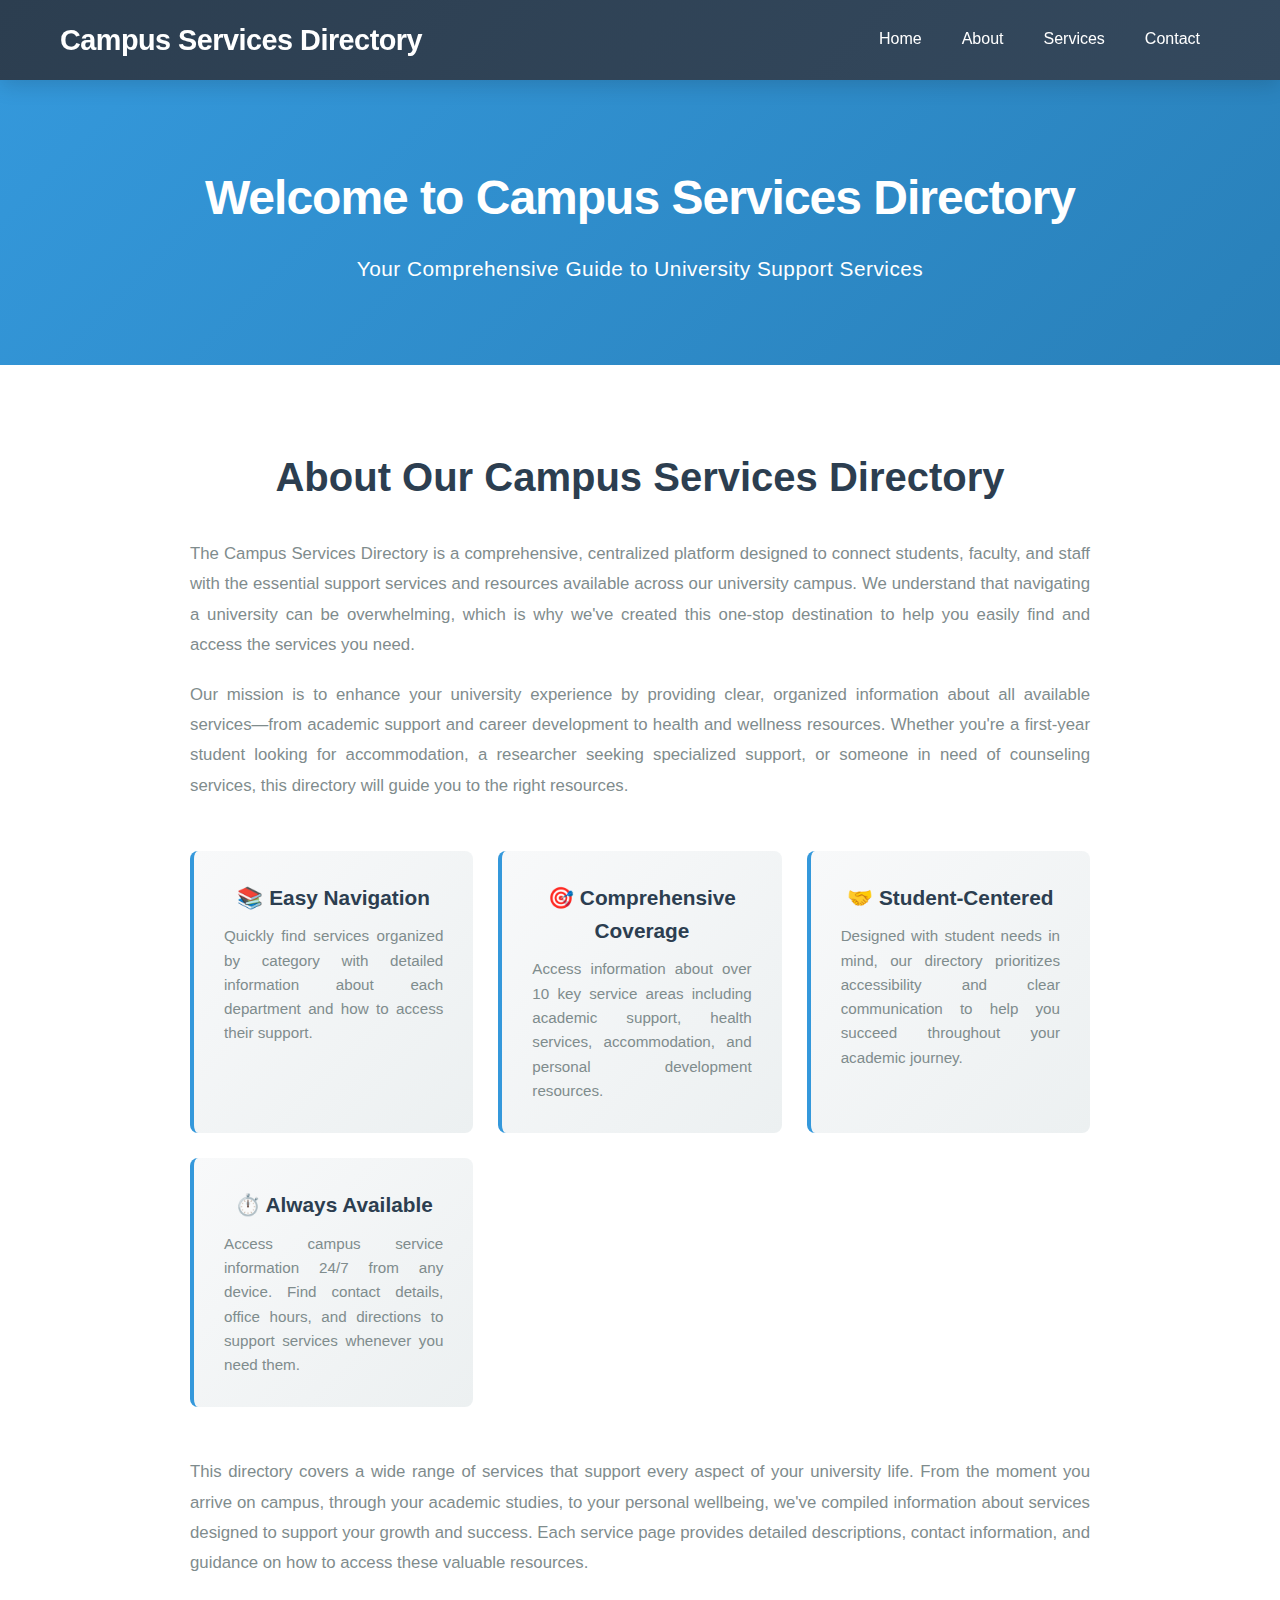
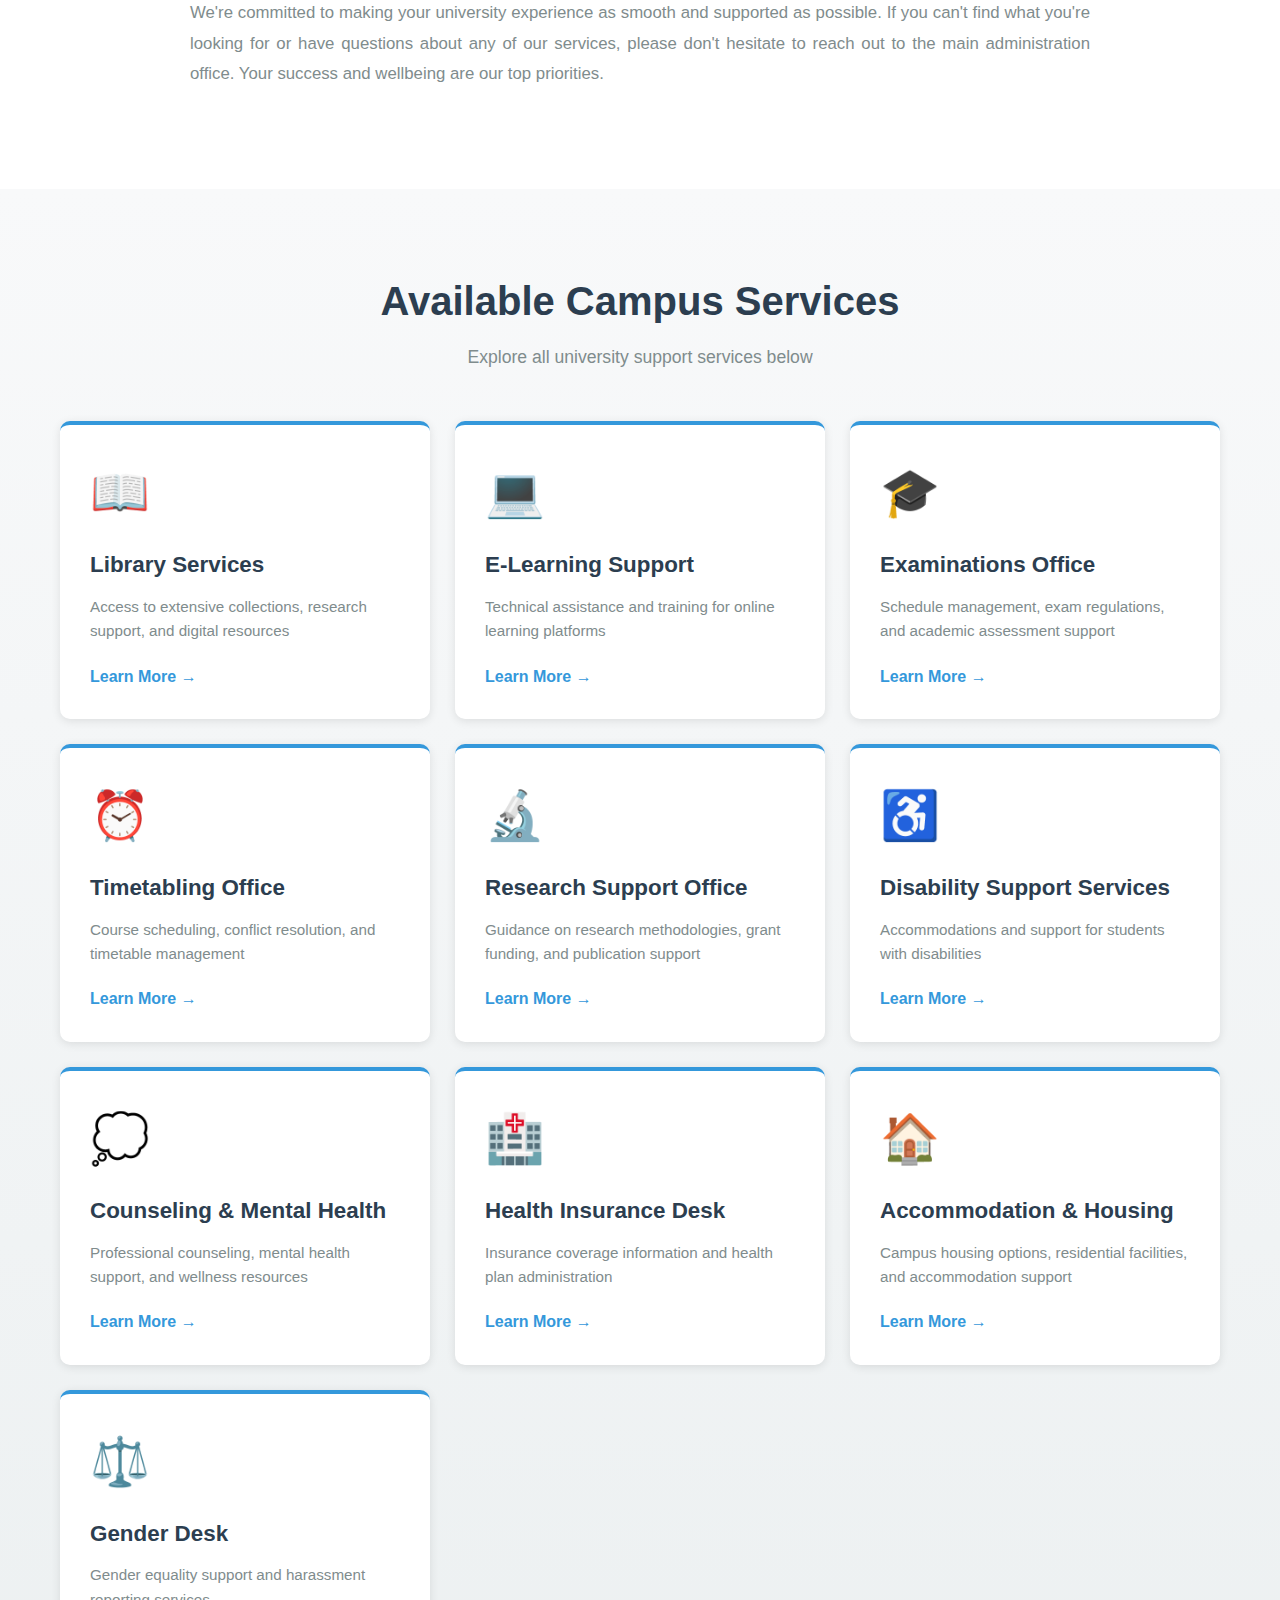
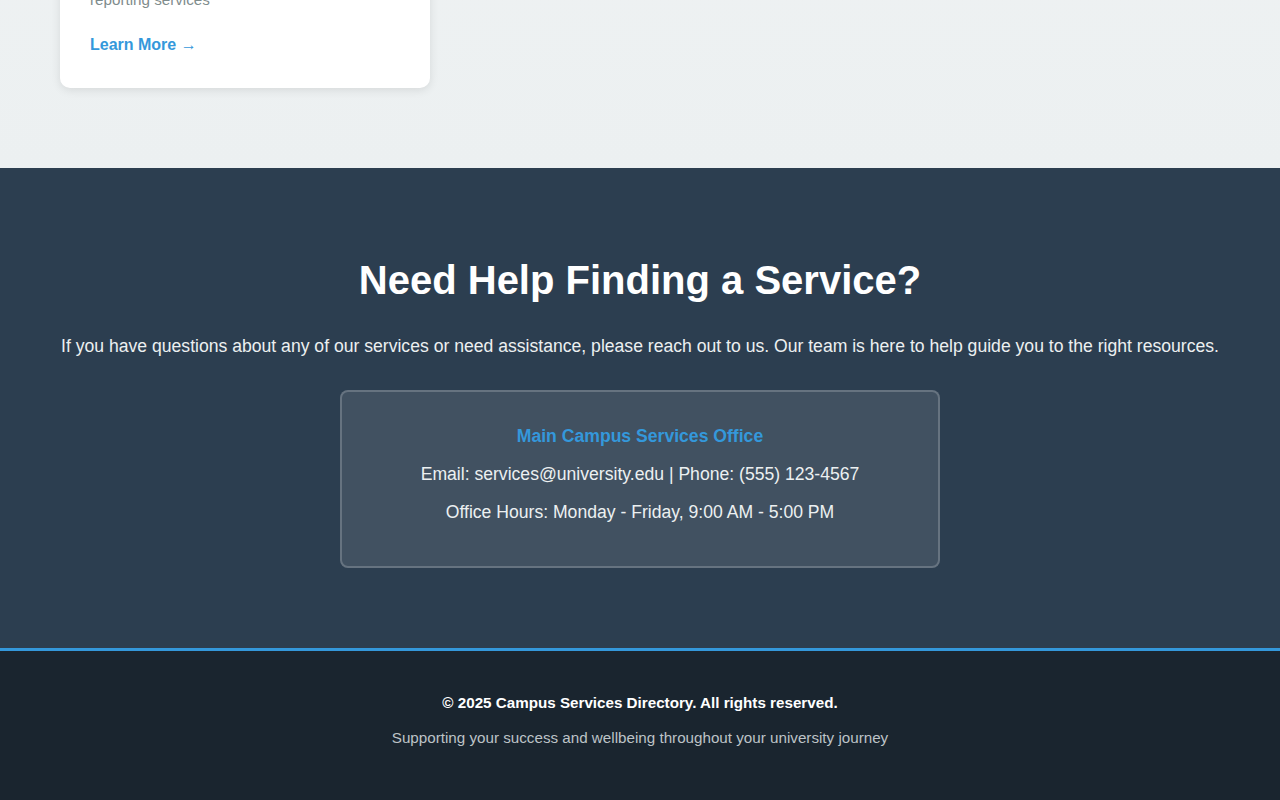
<file: index.html>
<!DOCTYPE html>
<html lang="en">
<head>
    <meta charset="UTF-8">
    <meta name="viewport" content="width=device-width, initial-scale=1.0">
    <title>Campus Services Directory - Your Guide to University Support</title>
    <link rel="stylesheet" href="css/style.css">
</head>
<body>

<!-- Navigation Header -->
<header class="navbar">
    <div class="header-container">
        <div class="logo">
            <h1>Campus Services Directory</h1>
        </div>
        <nav class="navigation">
            <ul class="nav-links">
                <li><a href="#home" class="nav-item">Home</a></li>
                <li><a href="#about" class="nav-item">About</a></li>
                <li><a href="#services" class="nav-item">Services</a></li>
                <li><a href="#contact" class="nav-item">Contact</a></li>
            </ul>
        </nav>
    </div>
</header>

<!-- Hero Section -->
<section class="hero">
    <div class="hero-content">
        <h2>Welcome to Campus Services Directory</h2>
        <p>Your Comprehensive Guide to University Support Services</p>
    </div>
</section>

<!-- About Section -->
<section id="about" class="about-section">
    <div class="container">
        <h2>About Our Campus Services Directory</h2>
        <div class="about-content">
            <p>The Campus Services Directory is a comprehensive, centralized platform designed to connect students, faculty, and staff with the essential support services and resources available across our university campus. We understand that navigating a university can be overwhelming, which is why we've created this one-stop destination to help you easily find and access the services you need.</p>
            
            <p>Our mission is to enhance your university experience by providing clear, organized information about all available services—from academic support and career development to health and wellness resources. Whether you're a first-year student looking for accommodation, a researcher seeking specialized support, or someone in need of counseling services, this directory will guide you to the right resources.</p>
            
            <div class="about-features">
                <div class="feature">
                    <h3>📚 Easy Navigation</h3>
                    <p>Quickly find services organized by category with detailed information about each department and how to access their support.</p>
                </div>
                <div class="feature">
                    <h3>🎯 Comprehensive Coverage</h3>
                    <p>Access information about over 10 key service areas including academic support, health services, accommodation, and personal development resources.</p>
                </div>
                <div class="feature">
                    <h3>🤝 Student-Centered</h3>
                    <p>Designed with student needs in mind, our directory prioritizes accessibility and clear communication to help you succeed throughout your academic journey.</p>
                </div>
                <div class="feature">
                    <h3>⏱️ Always Available</h3>
                    <p>Access campus service information 24/7 from any device. Find contact details, office hours, and directions to support services whenever you need them.</p>
                </div>
            </div>
            
            <p>This directory covers a wide range of services that support every aspect of your university life. From the moment you arrive on campus, through your academic studies, to your personal wellbeing, we've compiled information about services designed to support your growth and success. Each service page provides detailed descriptions, contact information, and guidance on how to access these valuable resources.</p>
            
            <p>We're committed to making your university experience as smooth and supported as possible. If you can't find what you're looking for or have questions about any of our services, please don't hesitate to reach out to the main administration office. Your success and wellbeing are our top priorities.</p>
        </div>
    </div>
</section>

<!-- Services Section -->
<section id="services" class="services-section">
    <div class="container">
        <h2>Available Campus Services</h2>
        <p class="section-subtitle">Explore all university support services below</p>
        
        <div class="services-grid">
            <div class="service-card">
                <div class="service-icon">📖</div>
                <h3>Library Services</h3>
                <p>Access to extensive collections, research support, and digital resources</p>
                <a href="services/library.html" class="service-link">Learn More →</a>
            </div>
            
            <div class="service-card">
                <div class="service-icon">💻</div>
                <h3>E-Learning Support</h3>
                <p>Technical assistance and training for online learning platforms</p>
                <a href="services/elearning.html" class="service-link">Learn More →</a>
            </div>
            
            <div class="service-card">
                <div class="service-icon">🎓</div>
                <h3>Examinations Office</h3>
                <p>Schedule management, exam regulations, and academic assessment support</p>
                <a href="services/examinations.html" class="service-link">Learn More →</a>
            </div>
            
            <div class="service-card">
                <div class="service-icon">⏰</div>
                <h3>Timetabling Office</h3>
                <p>Course scheduling, conflict resolution, and timetable management</p>
                <a href="services/timetabling.html" class="service-link">Learn More →</a>
            </div>
            
            <div class="service-card">
                <div class="service-icon">🔬</div>
                <h3>Research Support Office</h3>
                <p>Guidance on research methodologies, grant funding, and publication support</p>
                <a href="services/research.html" class="service-link">Learn More →</a>
            </div>
            
            <div class="service-card">
                <div class="service-icon">♿</div>
                <h3>Disability Support Services</h3>
                <p>Accommodations and support for students with disabilities</p>
                <a href="services/disability.html" class="service-link">Learn More →</a>
            </div>
            
            <div class="service-card">
                <div class="service-icon">💭</div>
                <h3>Counseling & Mental Health</h3>
                <p>Professional counseling, mental health support, and wellness resources</p>
                <a href="services/counseling.html" class="service-link">Learn More →</a>
            </div>
            
            <div class="service-card">
                <div class="service-icon">🏥</div>
                <h3>Health Insurance Desk</h3>
                <p>Insurance coverage information and health plan administration</p>
                <a href="services/insurance.html" class="service-link">Learn More →</a>
            </div>
            
            <div class="service-card">
                <div class="service-icon">🏠</div>
                <h3>Accommodation & Housing</h3>
                <p>Campus housing options, residential facilities, and accommodation support</p>
                <a href="services/accommodation.html" class="service-link">Learn More →</a>
            </div>
            
            <div class="service-card">
                <div class="service-icon">⚖️</div>
                <h3>Gender Desk</h3>
                <p>Gender equality support and harassment reporting services</p>
                <a href="services/gender-desk.html" class="service-link">Learn More →</a>
            </div>
        </div>
    </div>
</section>

<!-- Contact Section -->
<section id="contact" class="contact-section">
    <div class="container">
        <h2>Need Help Finding a Service?</h2>
        <p>If you have questions about any of our services or need assistance, please reach out to us. Our team is here to help guide you to the right resources.</p>
        <div class="contact-info">
            <p><strong>Main Campus Services Office</strong></p>
            <p>Email: services@university.edu | Phone: (555) 123-4567</p>
            <p>Office Hours: Monday - Friday, 9:00 AM - 5:00 PM</p>
        </div>
    </div>
</section>

<!-- Footer -->
<footer class="footer">
    <div class="container">
        <p>&copy; 2025 Campus Services Directory. All rights reserved.</p>
        <p>Supporting your success and wellbeing throughout your university journey</p>
    </div>
</footer>

</body>
</html>
</file>
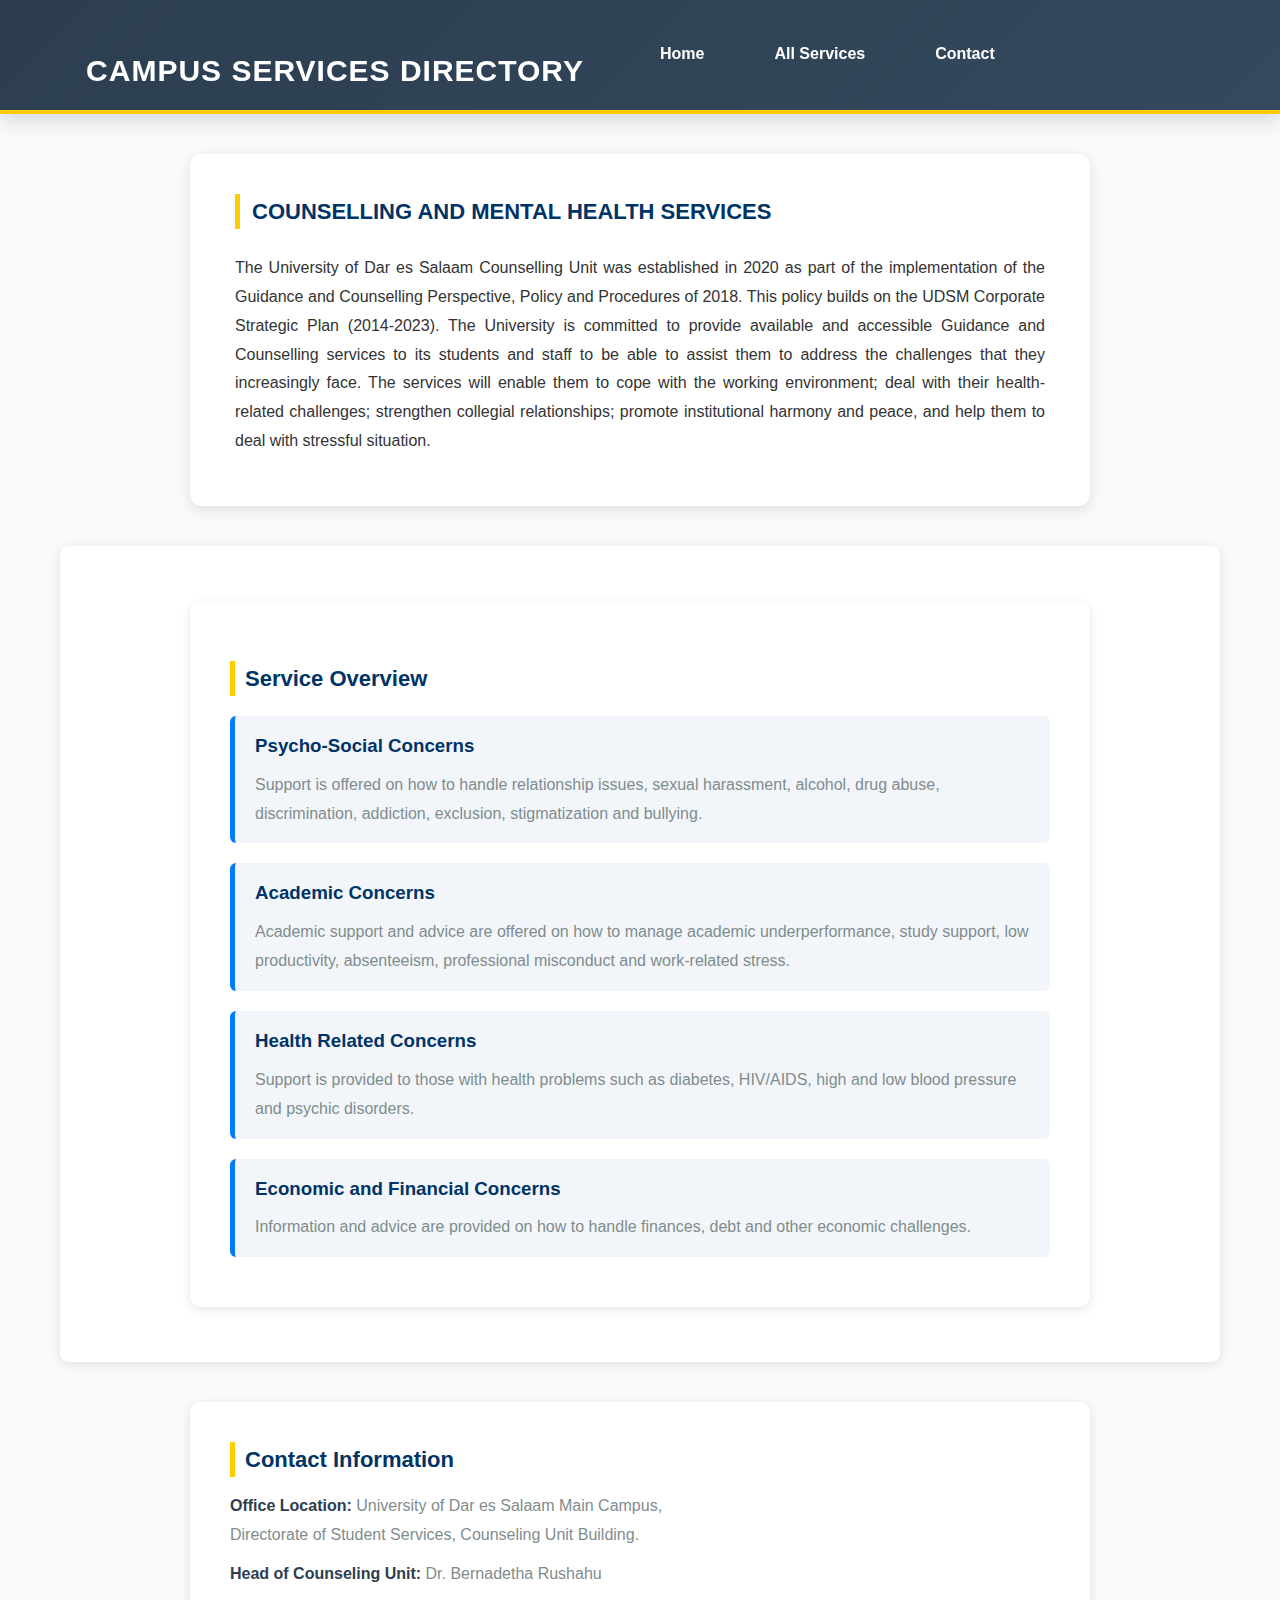
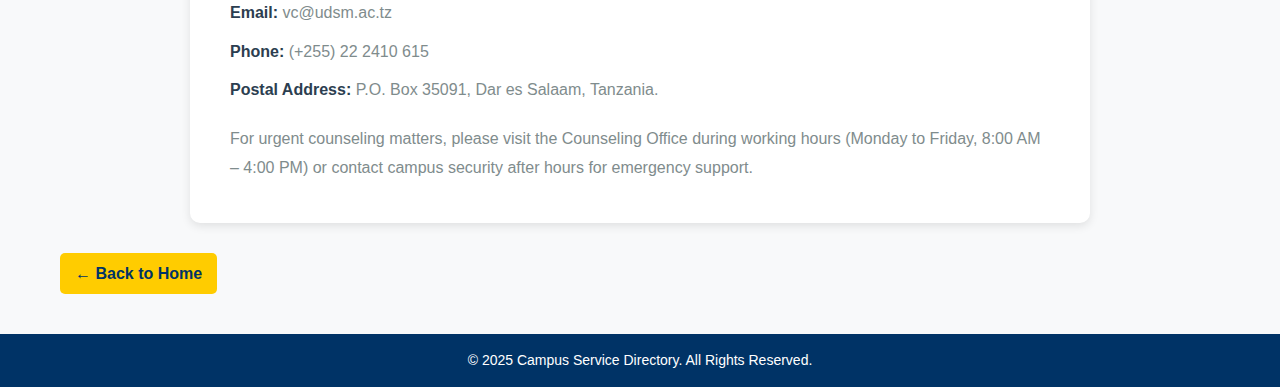
<file: services/counseling.html>
<!DOCTYPE html>
<html lang="en">
<head>
    <meta charset="UTF-8">
    <meta name="viewport" content="width=device-width, initial-scale=1.0">
    <title>Counselling & Mental Health Services</title>
    <link rel="stylesheet" href="../css/style.css">
</head>
<body>

<header class="navbar" style="background-color:#003366; color:#fff; padding:15px 0; border-bottom:4px solid #ffcc00;">
    <div class="header-container" style="display:flex; justify-content:space-between; align-items:flex-end; max-width:1600px; margin:auto; padding:0 30px;height:80px">
        
        <div class="logo" style="flex:1; text-align:center;">
            <h1 style="margin:0; font-size:30px; letter-spacing:1px;">CAMPUS SERVICES DIRECTORY</h1>
        </div>

        <nav class="navigation" style="flex:1;align-items:left">
            <ul class="nav-links" style="list-style:none; margin:0; padding:0; display:flex; justify-content:center; gap:30px;padding-bottom:15px;">
                <li><a href="../index.html" class="nav-item" style="color:#fff; text-decoration:none;font-weight:bold; font-size:16px;">Home</a></li>
                <li><a href="../index.html#services" class="nav-item" style="color:#fff;text-decoration:none;font-weight:bold; font-size:16px;">All Services</a></li>
                <li><a href="../index.html#contact" class="nav-item" style="color:#fff; text-decoration:none; font-weight:bold; font-size:16px;">Contact</a></li>
            </ul>
        </nav>
        
    </div>
</header>


<div class="container">
    <section style="max-width:900px; margin:40px auto; background:#fff; padding:40px 45px; border-radius:12px; box-shadow:0 4px 12px rgba(0,0,0,0.1);">
    <h2 style="color:#003366; text-transform:uppercase; border-left:5px solid #ffcc00; padding-left:12px; font-size:22px; margin-bottom:25px;">
        Counselling and Mental Health Services
    </h2>

    <p style="font-size:16px; color:#333; text-align:justify; line-height:1.8; margin-bottom:10px;">
        The University of Dar es Salaam Counselling Unit was established in 2020 as part of the implementation of the Guidance and Counselling Perspective, Policy and Procedures of 2018. This policy builds on the UDSM Corporate Strategic Plan (2014-2023). The University is committed to provide available and accessible Guidance and Counselling services to its students and staff to be able to assist them to address the challenges that they increasingly face. The services will enable them to cope with the working environment; deal with their health-related challenges; strengthen collegial relationships; promote institutional harmony and peace, and help them to deal with stressful situation.
    </p>
</section>

    <section>

        <section style="max-width:900px; margin:30px auto; background:#fff; padding:30px 40px; border-radius:10px; box-shadow:0 3px 10px rgba(0,0,0,0.1);">
        <h2 style="color:#003366; border-left:5px solid #ffcc00; padding-left:10px; margin-top:30px; font-size:22px;">Service Overview</h2>

        <div style="background-color:#f2f6fa; border-left:5px solid #007bff; margin:20px 0; padding:15px 20px; border-radius:6px;">
            <h3 style="margin-top:0; color:#003366;">Psycho-Social Concerns</h3>
            <p style="margin:10px 0 0;">Support is offered on how to handle relationship issues, sexual harassment, alcohol, drug abuse, discrimination, addiction, exclusion, stigmatization and bullying.</p>
        </div>

        <div style="background-color:#f2f6fa; border-left:5px solid #007bff; margin:20px 0; padding:15px 20px; border-radius:6px;">
            <h3 style="margin-top:0; color:#003366;">Academic Concerns</h3>
            <p style="margin:10px 0 0;">Academic support and advice are offered on how to manage academic underperformance, study support, low productivity, absenteeism, professional misconduct and work-related stress.</p>
        </div>

        <div style="background-color:#f2f6fa; border-left:5px solid #007bff; margin:20px 0; padding:15px 20px; border-radius:6px;">
            <h3 style="margin-top:0; color:#003366;">Health Related Concerns</h3>
            <p style="margin:10px 0 0;">Support is provided to those with health problems such as diabetes, HIV/AIDS, high and low blood pressure and psychic disorders.</p>
        </div>

        <div style="background-color:#f2f6fa; border-left:5px solid #007bff; margin:20px 0; padding:15px 20px; border-radius:6px;">
            <h3 style="margin-top:0; color:#003366;">Economic and Financial Concerns</h3>
            <p style="margin:10px 0 0;">Information and advice are provided on how to handle finances, debt and other economic challenges.</p>
        </div>
    </section>

        
    </section>



    <section style="max-width:900px; margin:30px auto; background:#fff; padding:30px 40px; border-radius:10px; box-shadow:0 3px 10px rgba(0,0,0,0.1);">
    <h2 style="color:#003366; border-left:5px solid #ffcc00; padding-left:10px; margin-top:10px; font-size:22px;">Contact Information</h2>

    <p style="font-size:16px; margin-bottom:10px;">
        <strong>Office Location:</strong> University of Dar es Salaam Main Campus,<br>
        Directorate of Student Services, Counseling Unit Building.
    </p>

    <p style="font-size:16px; margin-bottom:10px;">
        <strong>Head of Counseling Unit:</strong> Dr. Bernadetha Rushahu
    </p>

    <p style="font-size:16px; margin-bottom:10px;">
        <strong>Email:</strong> vc@udsm.ac.tz
    </p>

    <p style="font-size:16px; margin-bottom:10px;">
        <strong>Phone:</strong> (+255) 22 2410 615
    </p>

    <p style="font-size:16px; margin-bottom:10px;">
        <strong>Postal Address:</strong> P.O. Box 35091, Dar es Salaam, Tanzania.
    </p>

    <p style="font-size:16px; margin-top:20px;">
        For urgent counseling matters, please visit the Counseling Office during working hours (Monday to Friday, 8:00 AM – 4:00 PM) or contact campus security after hours for emergency support.
    </p>
</section>



   <a href="../index.html" class="service-link" 
   style="display:inline-block; color:#003366; background-color:#ffcc00; padding:8px 15px; text-decoration:none; font-weight:bold; border-radius:5px; font-size:16px; transition:0.3s;">
   ← Back to Home
</a>

</div>

<footer style="text-align:center; background-color:#003366; color:#fff; padding:15px; margin-top:40px; font-size:14px;">
        <p style="margin:0;">© 2025 Campus Service Directory. All Rights Reserved.</p>
    </footer>

</body>
</html>
</file>
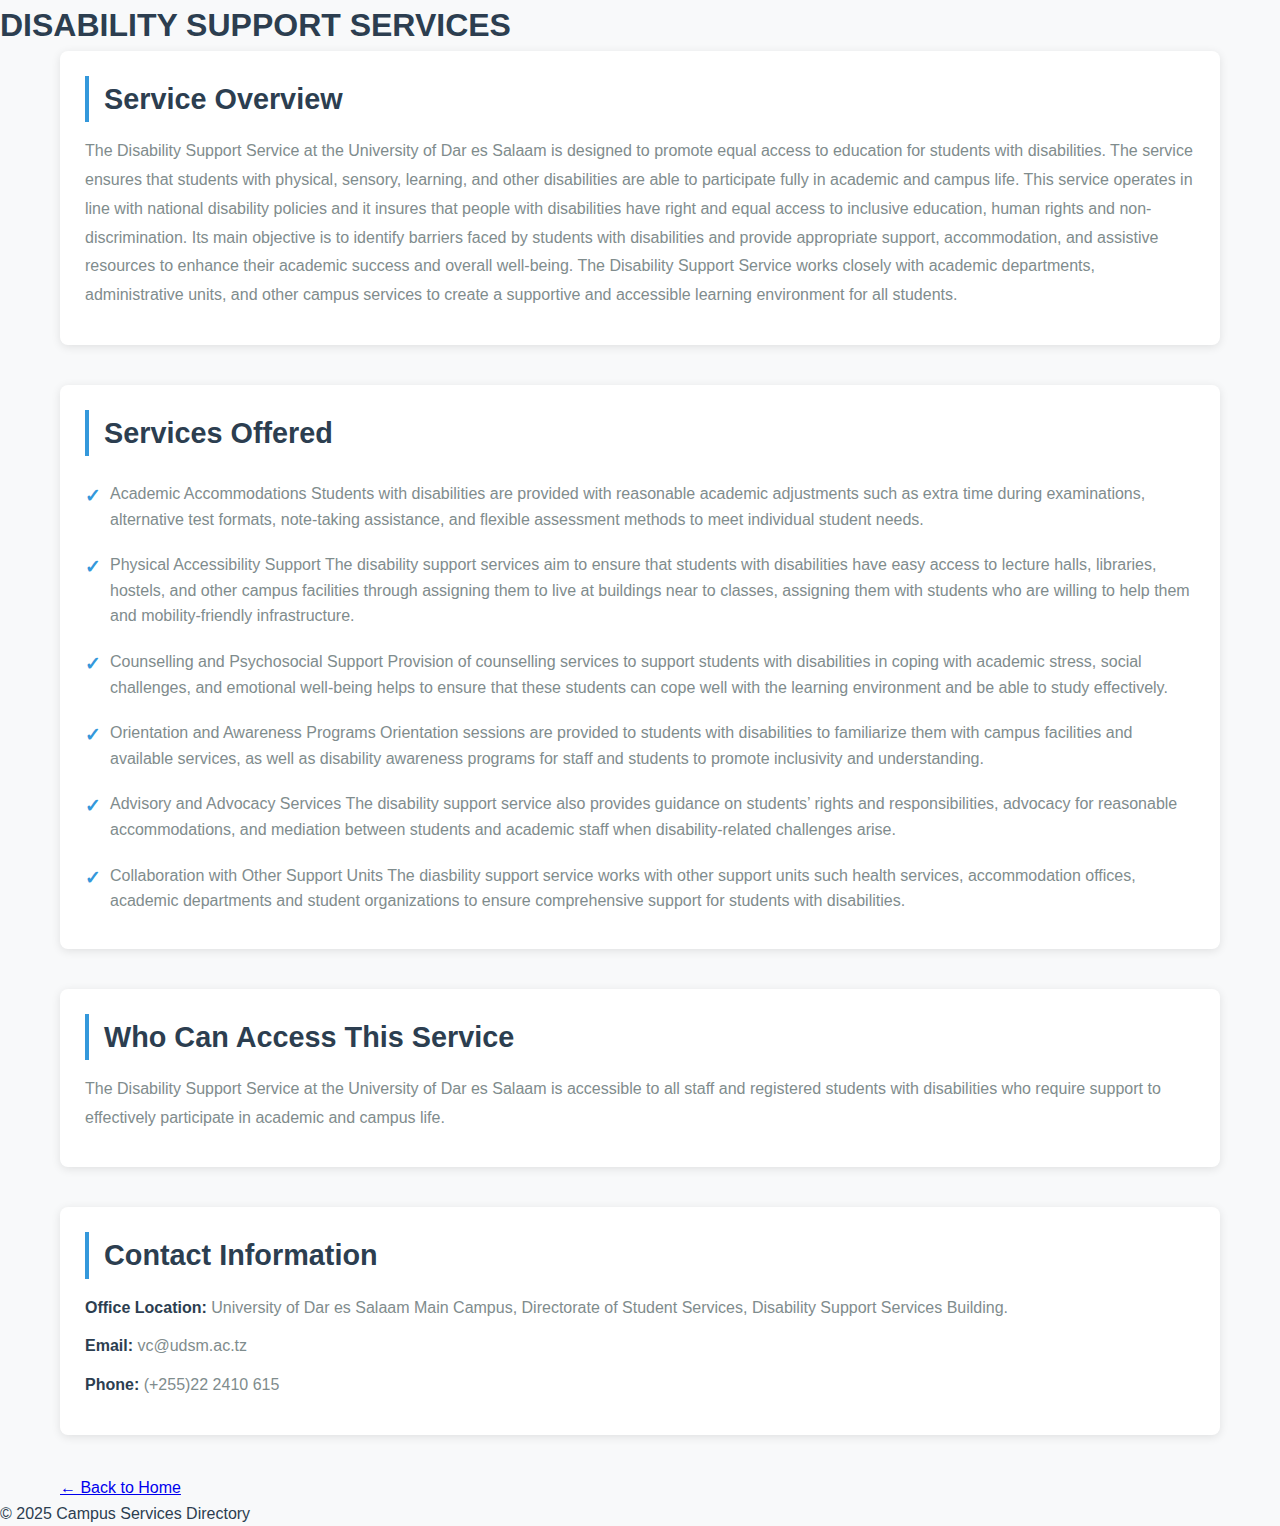
<file: services/disability.html>
<!DOCTYPE html> 
<html lang="en"> 
<head> 
<meta charset="UTF-8"> 
    <meta name="viewport" content="width=device-width, initial-scale=1.0">
<title>SERVICE NAME</title> 
<link rel="stylesheet" href="../css/style.css">
</head> 
<body> 
<header> 
<h1>DISABILITY SUPPORT SERVICES</h1> 
</header> 
<div class="container"> 
<section> 
<h2>Service Overview</h2> 
<p> 
    The Disability Support Service at the University of Dar es Salaam is designed to promote equal access to education for students with disabilities. The service ensures that students with physical, sensory, learning, and other disabilities are able to participate fully in academic and campus life.

    This service operates in line with national disability policies and it insures that people with disabilities have right and equal access to inclusive education, human rights and non-discrimination. Its main objective is to identify barriers faced by students with disabilities and provide appropriate support, accommodation, and assistive resources to enhance their academic success and overall well-being.
    
    The Disability Support Service works closely with academic departments, administrative units, and other campus services to create a supportive and accessible learning environment for all students.
</p> 
</section> 
<section> 
<h2>Services Offered</h2> 
<ul> 
<li>Academic Accommodations
    Students with disabilities are provided with reasonable academic adjustments such as extra time during examinations, alternative test formats, note-taking assistance, and flexible assessment methods to meet individual student needs.</li> 
<li>Physical Accessibility Support
    The disability support services aim to ensure that students with disabilities have easy access to lecture halls, libraries, hostels, and other campus facilities through assigning them to live at buildings near to classes, assigning them with students who are willing to help them and mobility-friendly infrastructure.</li> 
<li>Counselling and Psychosocial Support
    Provision of counselling services to support students with disabilities in coping with academic stress, social challenges, and emotional well-being helps to ensure that these students can cope well with the learning environment and be able to study effectively.</li> 
<li>Orientation and Awareness Programs
    Orientation sessions are provided to students with disabilities to familiarize them with campus facilities and available services, as well as disability awareness programs for staff and students to promote inclusivity and understanding.</li>
<li>Advisory and Advocacy Services
    The disability support service also provides guidance on students’ rights and responsibilities, advocacy for reasonable accommodations, and mediation between students and academic staff when disability-related challenges arise.</li>    
<li>Collaboration with Other Support Units
    The diasbility support service works with other support units such health services, accommodation offices, academic departments and student organizations to ensure comprehensive support for students with disabilities.</li>
</ul> 
</section> 
<section> 
<h2>Who Can Access This Service</h2> 
<p> 
    The Disability Support Service at the University of Dar es Salaam is accessible to all staff and registered students with disabilities who require support to effectively participate in academic and campus life.
</p> 
</section> 
<section> 
<h2>Contact Information</h2> 
<p><strong>Office Location:</strong>  University of Dar es Salaam Main Campus,
    Directorate of Student Services, Disability Support Services Building.</p> 
<p><strong>Email:</strong>  vc@udsm.ac.tz</p> 
<p><strong>Phone:</strong>  (+255)22 2410 615</p> 
</section> 
<a href="../index.html">← Back to Home</a> 
</div> 
<footer> 
<p>&copy; 2025 Campus Services Directory</p> 
</footer> 
</body> 
</html>
</file>
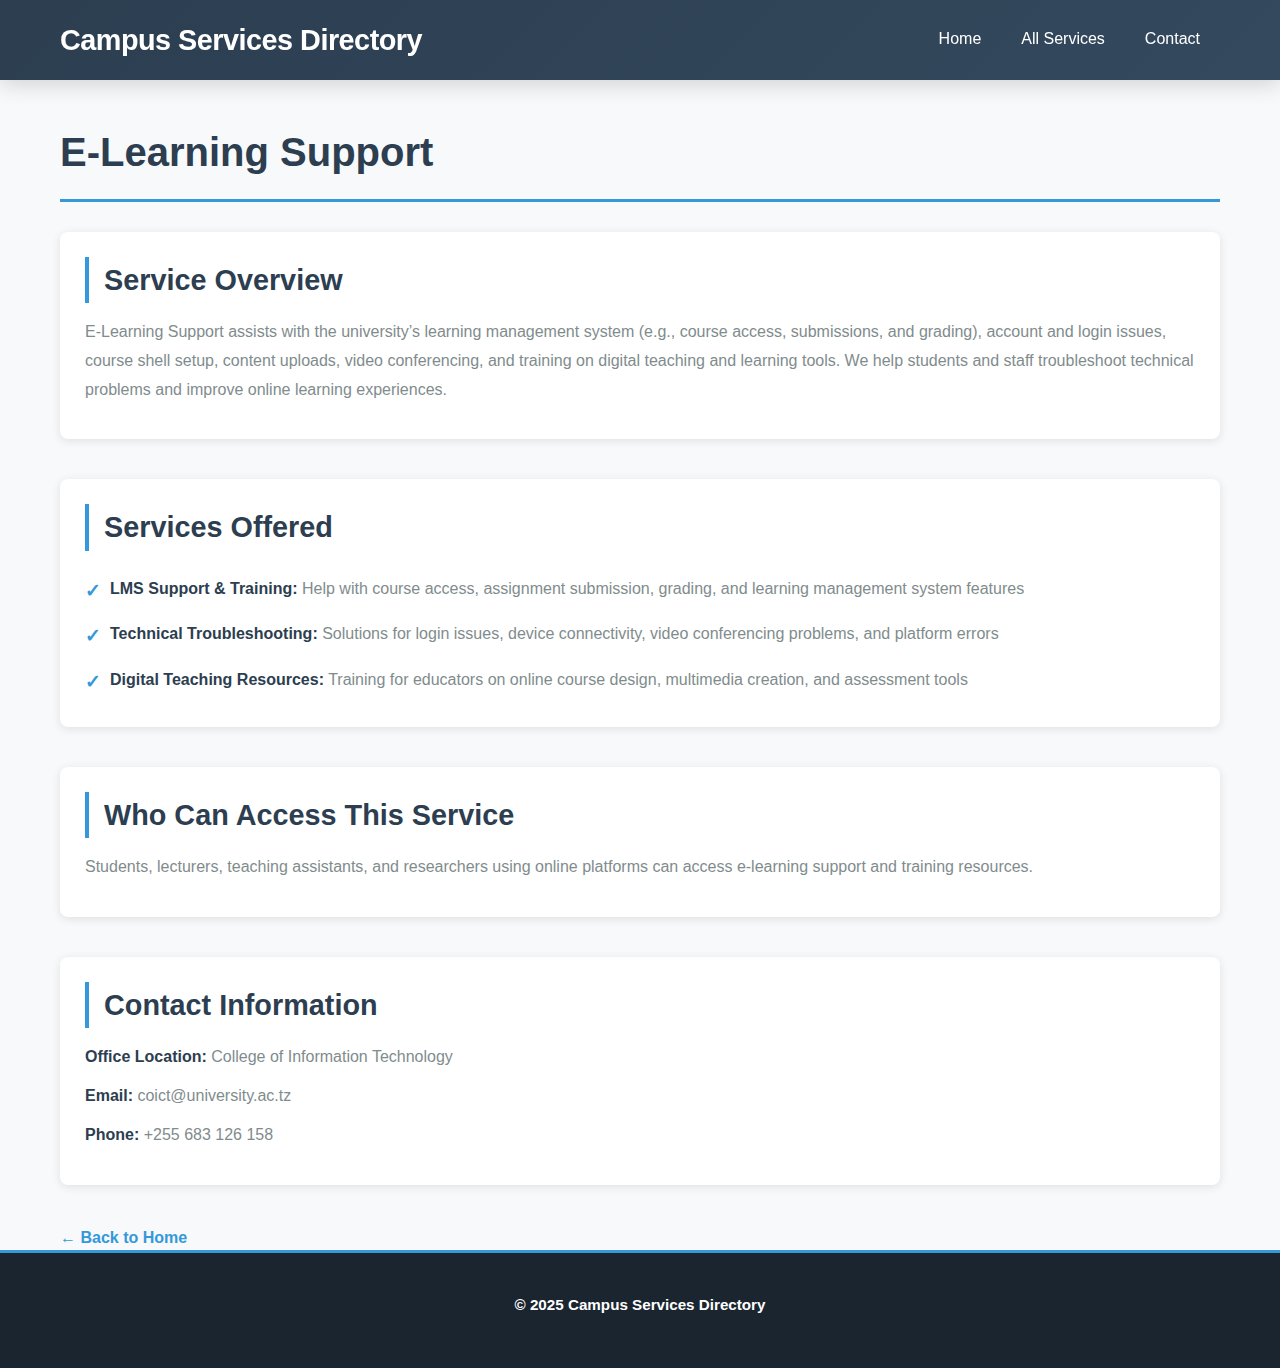
<file: services/elearning.html>
<!DOCTYPE html>
<html lang="en">
<head>
    <meta charset="UTF-8">
    <meta name="viewport" content="width=device-width, initial-scale=1.0">
    <title>E‑Learning Support</title>
    <link rel="stylesheet" href="../css/style.css">
</head>
<body>

<header class="navbar">
    <div class="header-container">
        <div class="logo">
            <h1>Campus Services Directory</h1>
        </div>
        <nav class="navigation">
            <ul class="nav-links">
                <li><a href="../index.html" class="nav-item">Home</a></li>
                <li><a href="../index.html#services" class="nav-item">All Services</a></li>
                <li><a href="../index.html#contact" class="nav-item">Contact</a></li>
            </ul>
        </nav>
    </div>
    
</header>

<div class="container">
    <h1>E‑Learning Support</h1>

    <section>
        <h2>Service Overview</h2>
        <p>
            E‑Learning Support assists with the university’s learning management system (e.g., course access, submissions, and grading), account and login issues, course shell setup, content uploads, video conferencing, and training on digital teaching and learning tools. We help students and staff troubleshoot technical problems and improve online learning experiences.
        </p>
    </section>

    <section>
        <h2>Services Offered</h2>
        <ul>
            <li><strong>LMS Support & Training:</strong> Help with course access, assignment submission, grading, and learning management system features</li>
            <li><strong>Technical Troubleshooting:</strong> Solutions for login issues, device connectivity, video conferencing problems, and platform errors</li>
            <li><strong>Digital Teaching Resources:</strong> Training for educators on online course design, multimedia creation, and assessment tools</li>
        </ul>
    </section>

    <section>
        <h2>Who Can Access This Service</h2>
        <p>
            Students, lecturers, teaching assistants, and researchers using online platforms can access e‑learning support and training resources.
        </p>
    </section>

    <section>
        <h2>Contact Information</h2>
        <p><strong>Office Location:</strong> College of Information Technology</p>
        <p><strong>Email:</strong> coict@university.ac.tz</p>
        <p><strong>Phone:</strong> +255 683 126 158</p>
    </section>

    <a href="../index.html" class="service-link">← Back to Home</a>

</div>

<footer class="footer">
    <p>&copy; 2025 Campus Services Directory</p>
</footer>

</body>
</html>
</file>
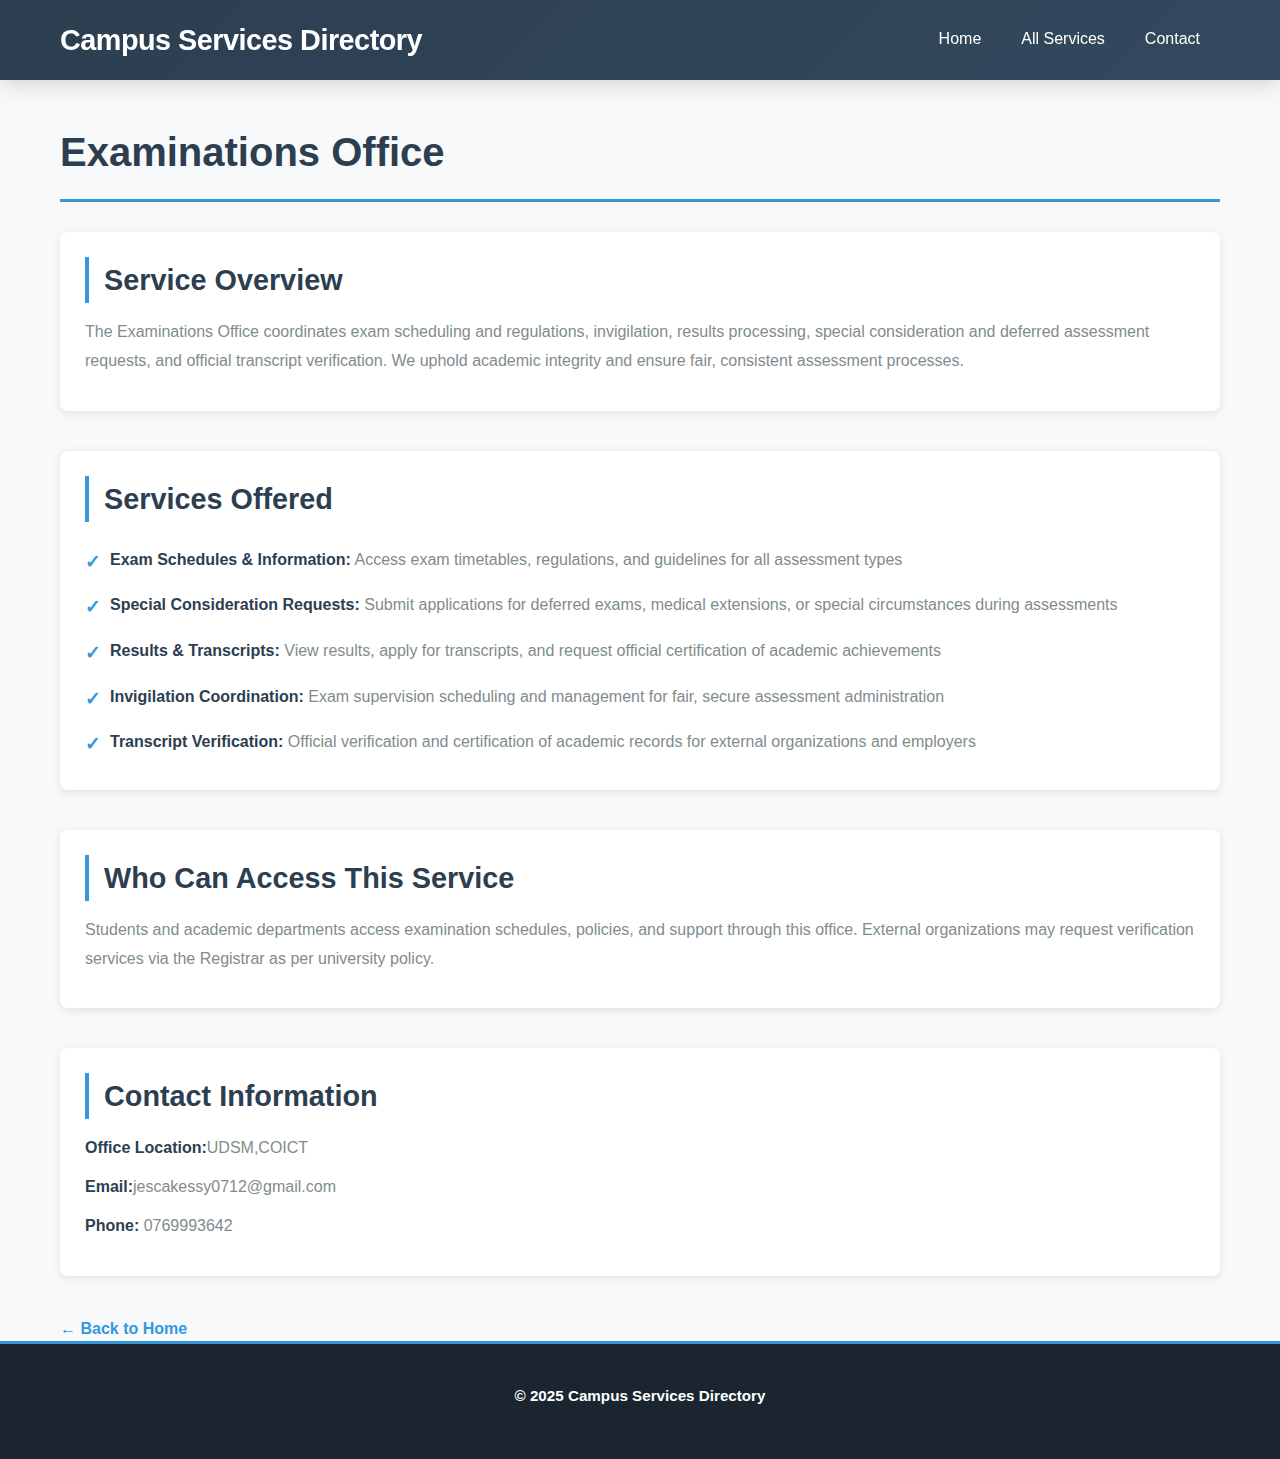
<file: services/examinations.html>
<!DOCTYPE html>
<html lang="en">
<head>
    <meta charset="UTF-8">
    <meta name="viewport" content="width=device-width, initial-scale=1.0">
    <title>Examinations Office</title>
    <link rel="stylesheet" href="../css/style.css">
</head>
<body>

<header class="navbar">
    <div class="header-container">
        <div class="logo">
            <h1>Campus Services Directory</h1>
        </div>
        <nav class="navigation">
            <ul class="nav-links">
                <li><a href="../index.html" class="nav-item">Home</a></li>
                <li><a href="../index.html#services" class="nav-item">All Services</a></li>
                <li><a href="../index.html#contact" class="nav-item">Contact</a></li>
            </ul>
        </nav>
    </div>
    
</header>

<div class="container">
    <h1>Examinations Office</h1>

    <section>
        <h2>Service Overview</h2>
        <p>
            The Examinations Office coordinates exam scheduling and regulations, invigilation, results processing, special consideration and deferred assessment requests, and official transcript verification. We uphold academic integrity and ensure fair, consistent assessment processes.
        </p>
    </section>

    <section>
        <h2>Services Offered</h2>
        <ul>
            <li><strong>Exam Schedules & Information:</strong> Access exam timetables, regulations, and guidelines for all assessment types</li>
            <li><strong>Special Consideration Requests:</strong> Submit applications for deferred exams, medical extensions, or special circumstances during assessments</li>
            <li><strong>Results & Transcripts:</strong> View results, apply for transcripts, and request official certification of academic achievements</li>
            <li><strong>Invigilation Coordination:</strong> Exam supervision scheduling and management for fair, secure assessment administration</li>
            <li><strong>Transcript Verification:</strong> Official verification and certification of academic records for external organizations and employers</li>
        </ul>
    </section>

    <section>
        <h2>Who Can Access This Service</h2>
        <p>
            Students and academic departments access examination schedules, policies, and support through this office. External organizations may request verification services via the Registrar as per university policy.
        </p>
    </section>

    <section>
        <h2>Contact Information</h2>
        <p><strong>Office Location:</strong>UDSM,COICT</p>
        <p><strong>Email:</strong>jescakessy0712@gmail.com</p>
        <p><strong>Phone:</strong> 0769993642</p>
    </section>

    <a href="../index.html" class="service-link">← Back to Home</a>

</div>

<footer class="footer">
    <p>&copy; 2025 Campus Services Directory</p>
</footer>

</body>
</html>
</file>
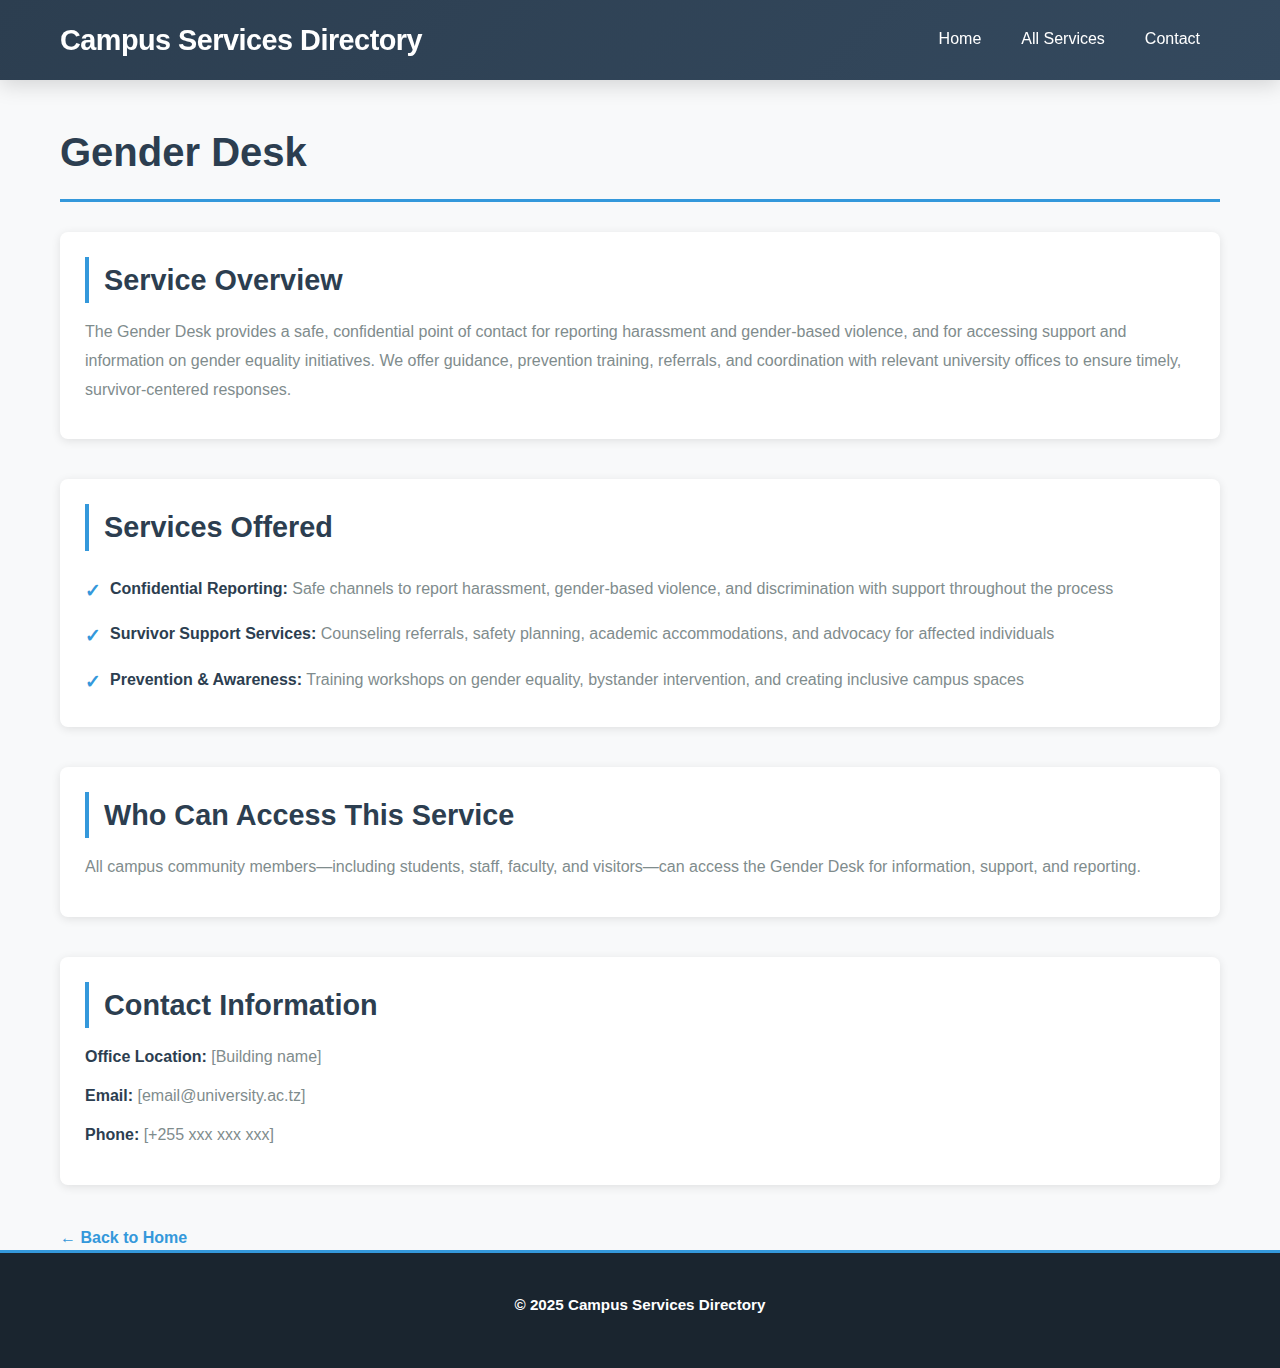
<file: services/gender-desk.html>
<!DOCTYPE html>
<html lang="en">
<head>
    <meta charset="UTF-8">
    <meta name="viewport" content="width=device-width, initial-scale=1.0">
    <title>Gender Desk & Harassment Reporting</title>
    <link rel="stylesheet" href="../css/style.css">
</head>
<body>

<header class="navbar">
    <div class="header-container">
        <div class="logo">
            <h1>Campus Services Directory</h1>
        </div>
        <nav class="navigation">
            <ul class="nav-links">
                <li><a href="../index.html" class="nav-item">Home</a></li>
                <li><a href="../index.html#services" class="nav-item">All Services</a></li>
                <li><a href="../index.html#contact" class="nav-item">Contact</a></li>
            </ul>
        </nav>
    </div>
</header>

<div class="container">
    <h1>Gender Desk</h1>

    <section>
        <h2>Service Overview</h2>
        <p>
            The Gender Desk provides a safe, confidential point of contact for reporting harassment and gender-based violence, and for accessing support and information on gender equality initiatives. We offer guidance, prevention training, referrals, and coordination with relevant university offices to ensure timely, survivor-centered responses.
        </p>
    </section>

    <section>
        <h2>Services Offered</h2>
        <ul>
            <li><strong>Confidential Reporting:</strong> Safe channels to report harassment, gender-based violence, and discrimination with support throughout the process</li>
            <li><strong>Survivor Support Services:</strong> Counseling referrals, safety planning, academic accommodations, and advocacy for affected individuals</li>
            <li><strong>Prevention & Awareness:</strong> Training workshops on gender equality, bystander intervention, and creating inclusive campus spaces</li>
        </ul>
    </section>

    <section>
        <h2>Who Can Access This Service</h2>
        <p>
            All campus community members—including students, staff, faculty, and visitors—can access the Gender Desk for information, support, and reporting.
        </p>
    </section>

    <section>
        <h2>Contact Information</h2>
        <p><strong>Office Location:</strong> [Building name]</p>
        <p><strong>Email:</strong> [email@university.ac.tz]</p>
        <p><strong>Phone:</strong> [+255 xxx xxx xxx]</p>
    </section>

    <a href="../index.html" class="service-link">← Back to Home</a>

</div>

<footer class="footer">
    <p>&copy; 2025 Campus Services Directory</p>
</footer>

</body>
</html>
</file>
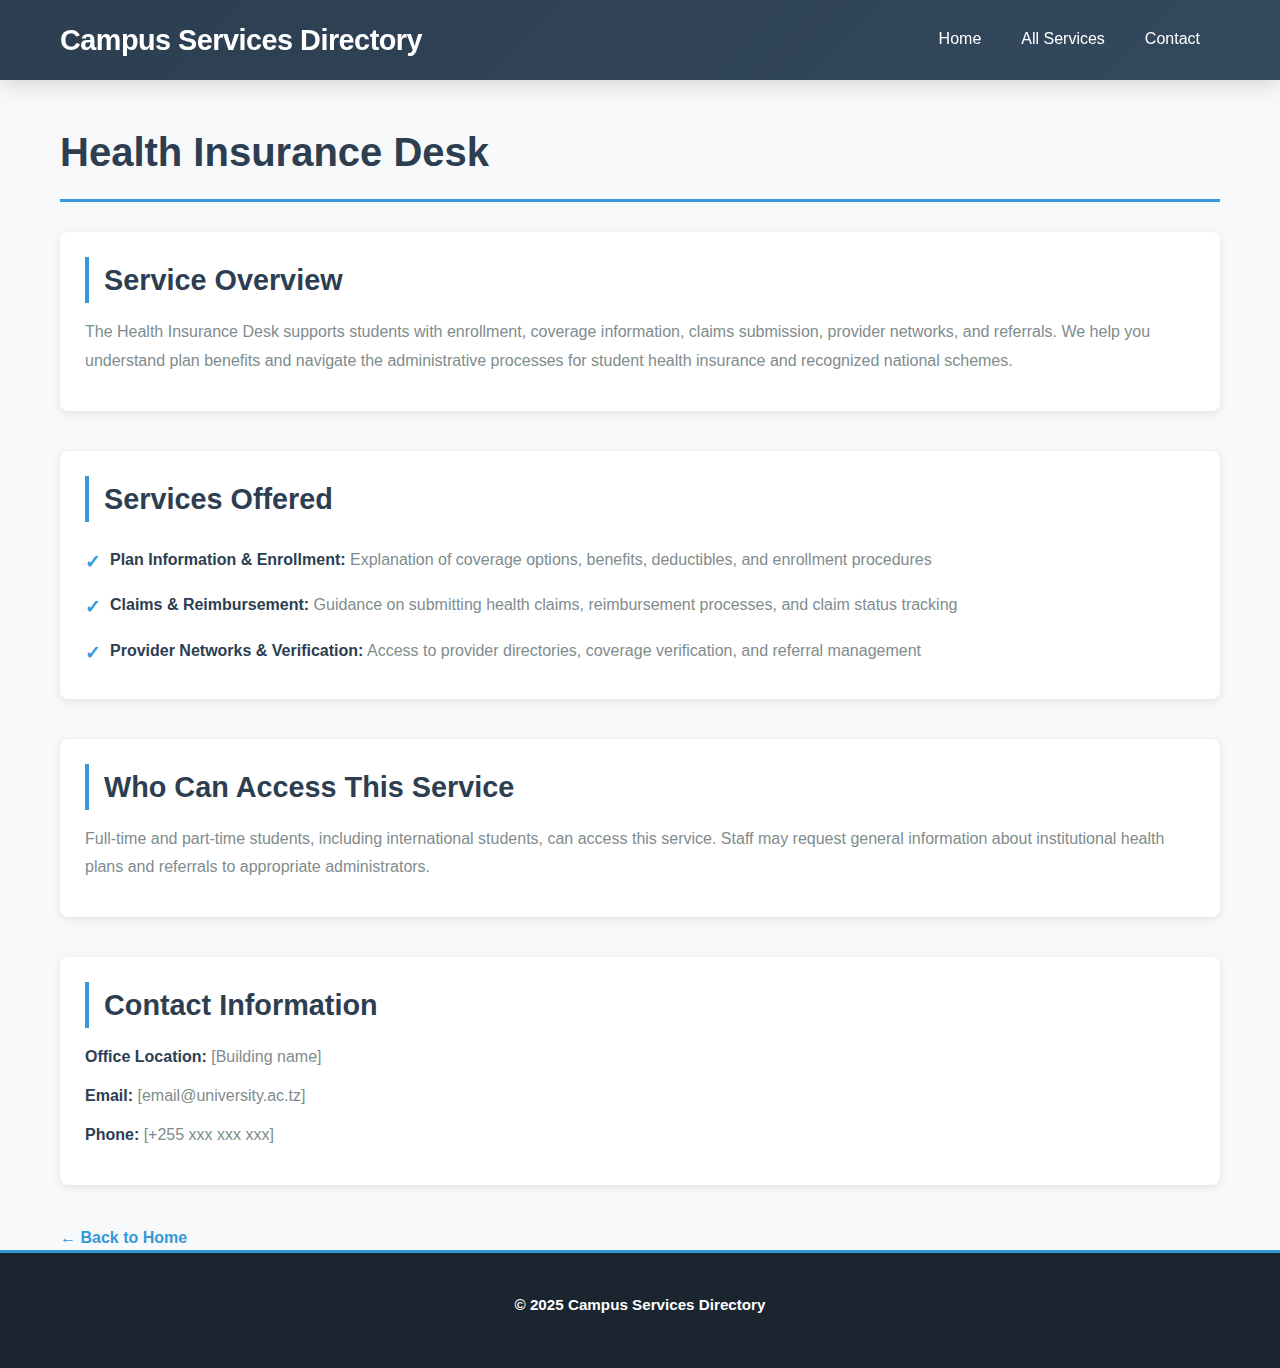
<file: services/insurance.html>
<!DOCTYPE html>
<html lang="en">
<head>
    <meta charset="UTF-8">
    <meta name="viewport" content="width=device-width, initial-scale=1.0">
    <title>Health Insurance Desk</title>
    <link rel="stylesheet" href="../css/style.css">
</head>
<body>

<header class="navbar">
    <div class="header-container">
        <div class="logo">
            <h1>Campus Services Directory</h1>
        </div>
        <nav class="navigation">
            <ul class="nav-links">
                <li><a href="../index.html" class="nav-item">Home</a></li>
                <li><a href="../index.html#services" class="nav-item">All Services</a></li>
                <li><a href="../index.html#contact" class="nav-item">Contact</a></li>
            </ul>
        </nav>
    </div>
</header>

<div class="container">
    <h1>Health Insurance Desk</h1>

    <section>
        <h2>Service Overview</h2>
        <p>
            The Health Insurance Desk supports students with enrollment, coverage information, claims submission, provider networks, and referrals. We help you understand plan benefits and navigate the administrative processes for student health insurance and recognized national schemes.
        </p>
    </section>

    <section>
        <h2>Services Offered</h2>
        <ul>
            <li><strong>Plan Information & Enrollment:</strong> Explanation of coverage options, benefits, deductibles, and enrollment procedures</li>
            <li><strong>Claims & Reimbursement:</strong> Guidance on submitting health claims, reimbursement processes, and claim status tracking</li>
            <li><strong>Provider Networks & Verification:</strong> Access to provider directories, coverage verification, and referral management</li>
        </ul>
    </section>

    <section>
        <h2>Who Can Access This Service</h2>
        <p>
            Full-time and part-time students, including international students, can access this service. Staff may request general information about institutional health plans and referrals to appropriate administrators.
        </p>
    </section>

    <section>
        <h2>Contact Information</h2>
        <p><strong>Office Location:</strong> [Building name]</p>
        <p><strong>Email:</strong> [email@university.ac.tz]</p>
        <p><strong>Phone:</strong> [+255 xxx xxx xxx]</p>
    </section>

    <a href="../index.html" class="service-link">← Back to Home</a>

</div>

<footer class="footer">
    <p>&copy; 2025 Campus Services Directory</p>
</footer>

</body>
</html>
</file>
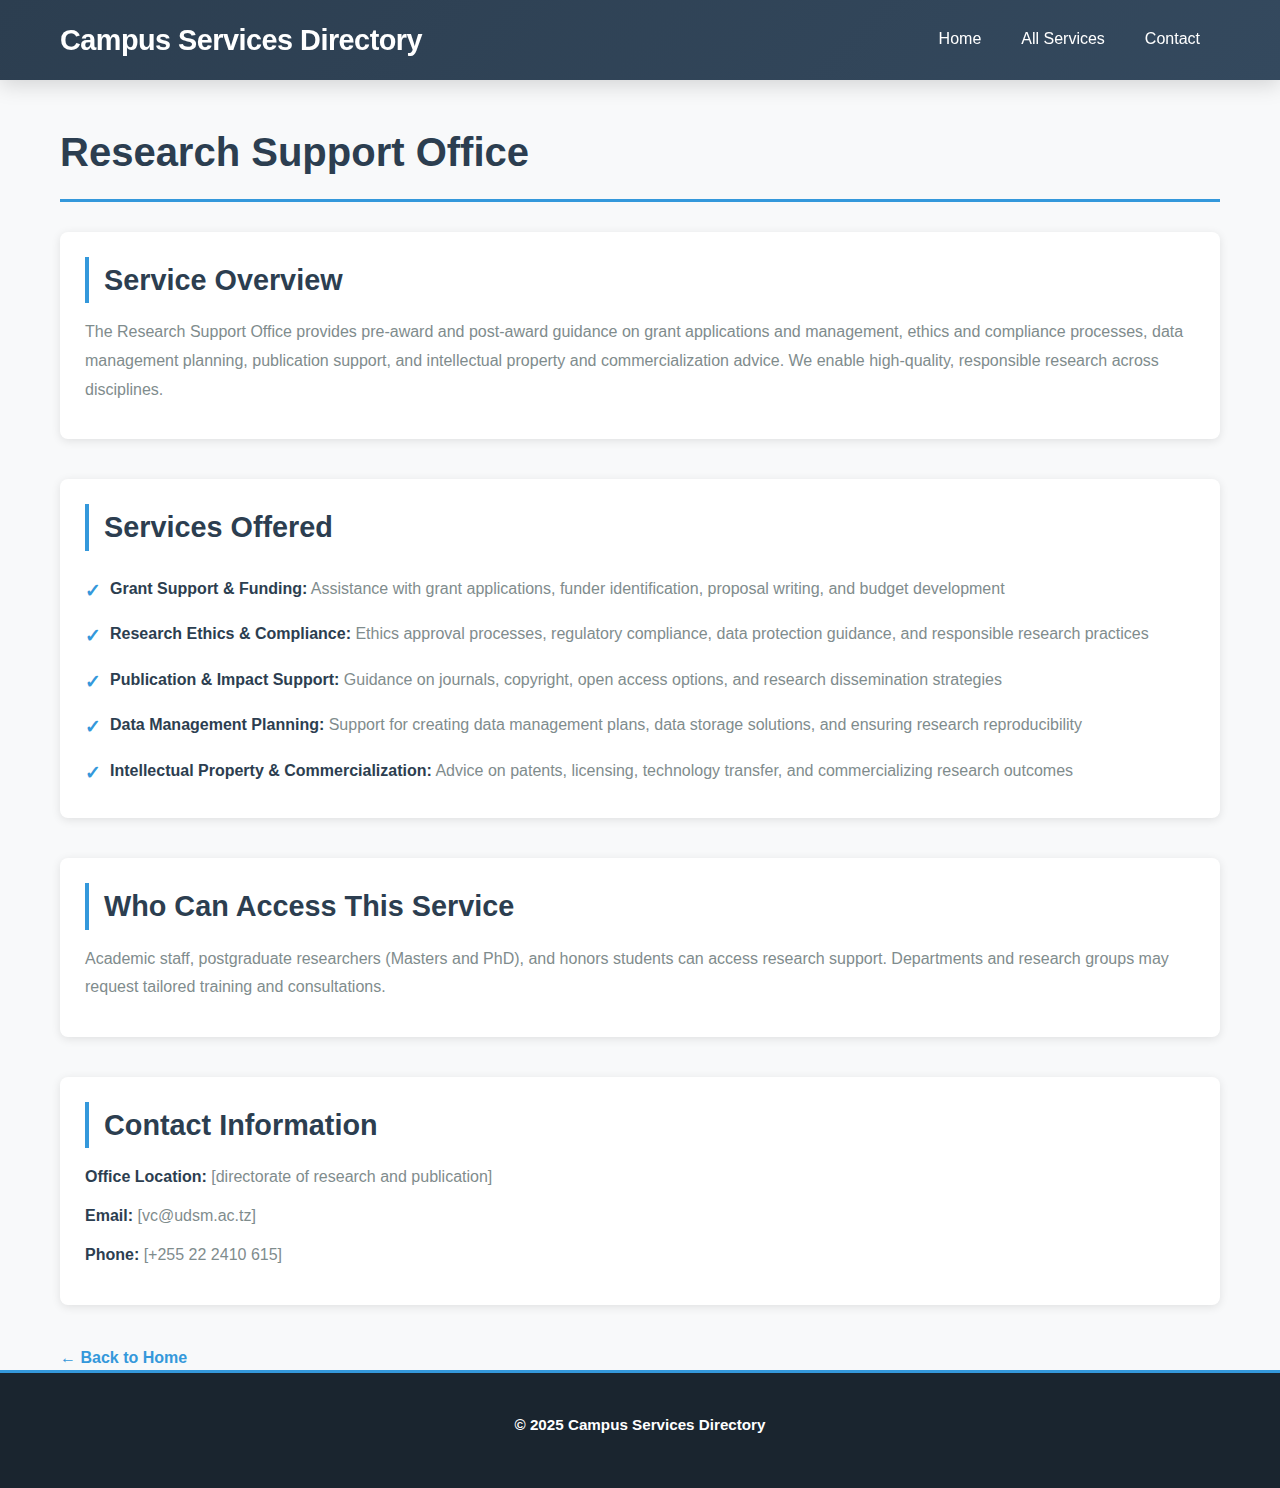
<file: services/research.html>
<!DOCTYPE html>
<html lang="en">
<head>
    <meta charset="UTF-8">
    <meta name="viewport" content="width=device-width, initial-scale=1.0">
    <title>Research Support Office</title>
    <link rel="stylesheet" href="../css/style.css">
</head>
<body>

<header class="navbar">
    <div class="header-container">
        <div class="logo">
            <h1>Campus Services Directory</h1>
        </div>
        <nav class="navigation">
            <ul class="nav-links">
                <li><a href="../index.html" class="nav-item">Home</a></li>
                <li><a href="../index.html#services" class="nav-item">All Services</a></li>
                <li><a href="../index.html#contact" class="nav-item">Contact</a></li>
            </ul>
        </nav>
    </div>
    
</header>

<div class="container">
    <h1>Research Support Office</h1>

    <section>
        <h2>Service Overview</h2>
        <p>
            The Research Support Office provides pre‑award and post‑award guidance on grant applications and management, ethics and compliance processes, data management planning, publication support, and intellectual property and commercialization advice. We enable high‑quality, responsible research across disciplines.
        </p>
    </section>

    <section>
        <h2>Services Offered</h2>
        <ul>
            <li><strong>Grant Support & Funding:</strong> Assistance with grant applications, funder identification, proposal writing, and budget development</li>
            <li><strong>Research Ethics & Compliance:</strong> Ethics approval processes, regulatory compliance, data protection guidance, and responsible research practices</li>
            <li><strong>Publication & Impact Support:</strong> Guidance on journals, copyright, open access options, and research dissemination strategies</li>
            <li><strong>Data Management Planning:</strong> Support for creating data management plans, data storage solutions, and ensuring research reproducibility</li>
            <li><strong>Intellectual Property & Commercialization:</strong> Advice on patents, licensing, technology transfer, and commercializing research outcomes</li>
        </ul>
    </section>

    <section>
        <h2>Who Can Access This Service</h2>
        <p>
            Academic staff, postgraduate researchers (Masters and PhD), and honors students can access research support. Departments and research groups may request tailored training and consultations.
        </p>
    </section>

    <section>
        <h2>Contact Information</h2>
        <p><strong>Office Location:</strong> [directorate of research and publication]</p>
        <p><strong>Email:</strong> [vc@udsm.ac.tz]</p>
        <p><strong>Phone:</strong> [+255 22 2410 615]</p>
    </section>

    <a href="../index.html" class="service-link">← Back to Home</a>

</div>

<footer class="footer">
    <p>&copy; 2025 Campus Services Directory</p>
</footer>

</body>
</html>
</file>
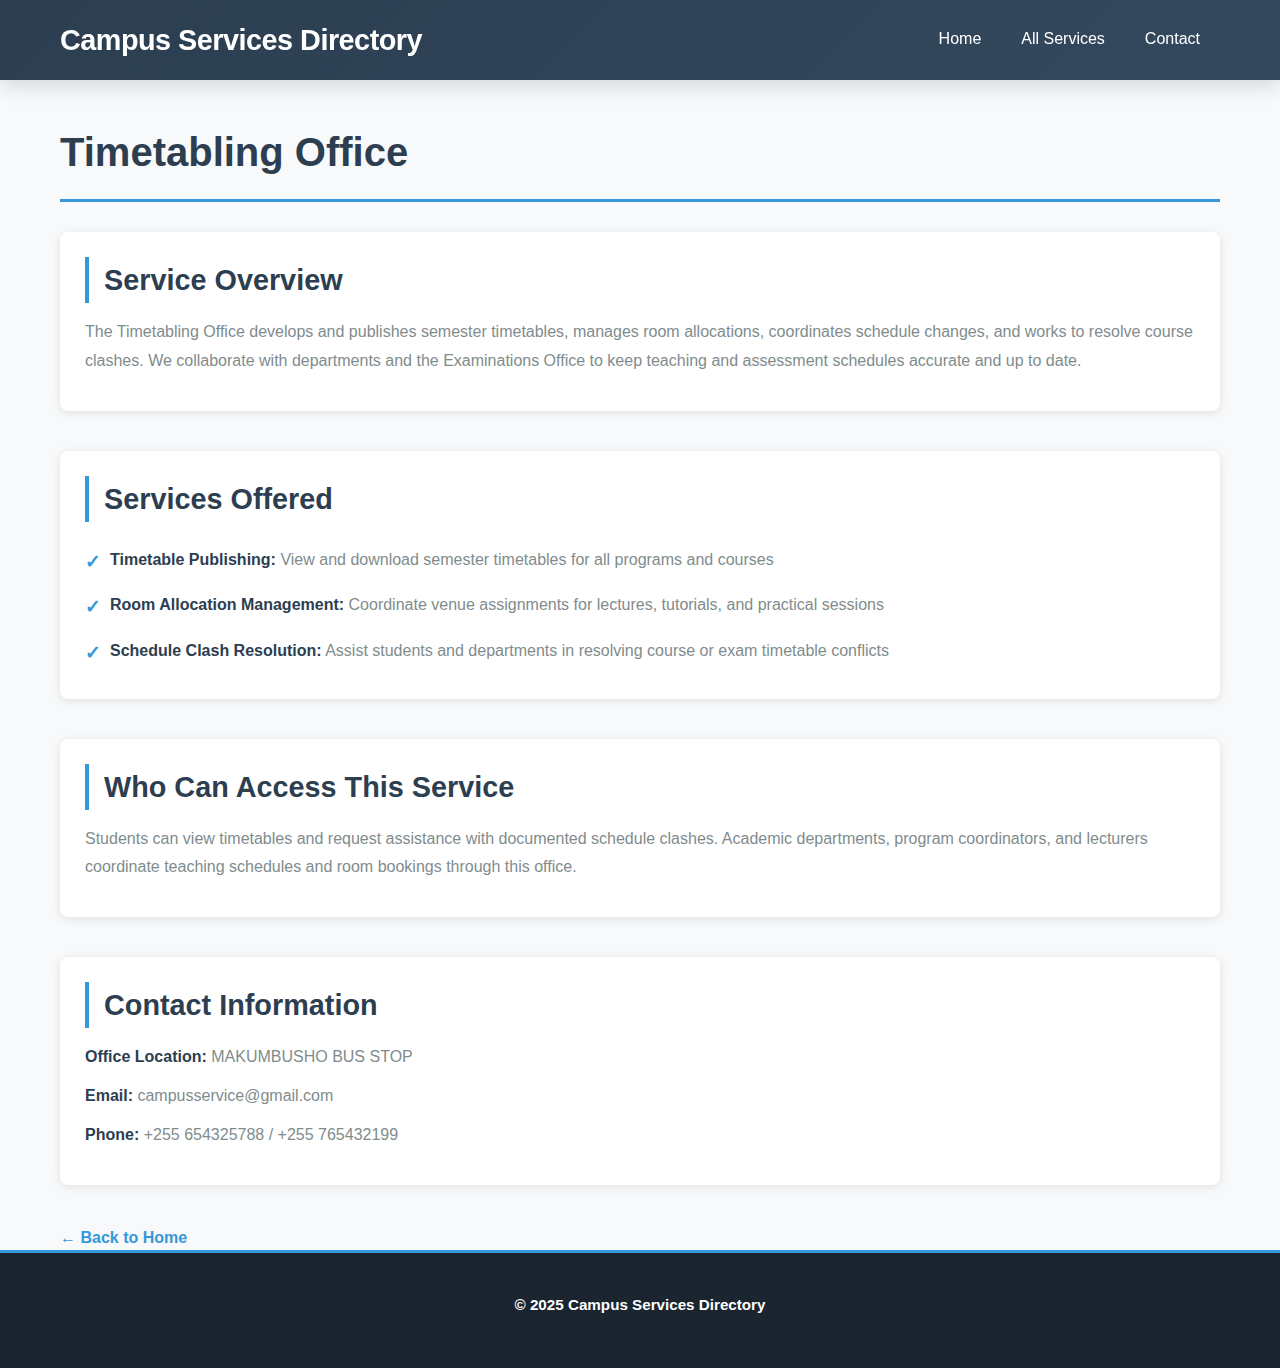
<file: services/timetabling.html>
<!DOCTYPE html>
<html lang="en">
<head>
    <meta charset="UTF-8">
    <meta name="viewport" content="width=device-width, initial-scale=1.0">
    <title>Timetabling Office</title>
    <link rel="stylesheet" href="../css/style.css">
</head>
<body>

<header class="navbar">
    <div class="header-container">
        <div class="logo">
            <h1>Campus Services Directory</h1>
        </div>
        <nav class="navigation">
            <ul class="nav-links">
                <li><a href="../index.html" class="nav-item">Home</a></li>
                <li><a href="../index.html#services" class="nav-item">All Services</a></li>
                <li><a href="../index.html#contact" class="nav-item">Contact</a></li>
            </ul>
        </nav>
    </div>
    
</header>

<div class="container">
    <h1>Timetabling Office</h1>

    <section>
        <h2>Service Overview</h2>
        <p>
            The Timetabling Office develops and publishes semester timetables, manages room allocations, coordinates schedule changes, and works to resolve course clashes. We collaborate with departments and the Examinations Office to keep teaching and assessment schedules accurate and up to date.
        </p>
    </section>

    <section>
        <h2>Services Offered</h2>
        <ul>
            <li><strong>Timetable Publishing:</strong> View and download semester timetables for all programs and courses</li>
            <li><strong>Room Allocation Management:</strong> Coordinate venue assignments for lectures, tutorials, and practical sessions</li>
            <li><strong>Schedule Clash Resolution:</strong> Assist students and departments in resolving course or exam timetable conflicts</li>
        </ul>
    </section>

    <section>
        <h2>Who Can Access This Service</h2>
        <p>
            Students can view timetables and request assistance with documented schedule clashes. Academic departments, program coordinators, and lecturers coordinate teaching schedules and room bookings through this office.
        </p>
    </section>

    <section>
        <h2>Contact Information</h2>
        <p><strong>Office Location:</strong> MAKUMBUSHO BUS STOP</p>
        <p><strong>Email:</strong> campusservice@gmail.com</p>
        <p><strong>Phone:</strong> +255 654325788 / +255 765432199</p>
    </section>

    <a href="../index.html" class="service-link">← Back to Home</a>

</div>

<footer class="footer">
    <p>&copy; 2025 Campus Services Directory</p>
</footer>

</body>
</html>
</file>
<file: css/style.css>
/* ============================================
   Global Styles & Reset
   ============================================ */
* {
    margin: 0;
    padding: 0;
    box-sizing: border-box;
}

:root {
    --primary-color: #2c3e50;
    --secondary-color: #3498db;
    --accent-color: #e74c3c;
    --text-dark: #2c3e50;
    --text-light: #7f8c8d;
    --bg-light: #ecf0f1;
    --bg-white: #ffffff;
    --border-color: #bdc3c7;
    --shadow: 0 2px 10px rgba(0, 0, 0, 0.1);
    --shadow-lg: 0 5px 20px rgba(0, 0, 0, 0.15);
}

html {
    scroll-behavior: smooth;
}

body {
    font-family: 'Segoe UI', Tahoma, Geneva, Verdana, sans-serif;
    line-height: 1.6;
    color: var(--text-dark);
    background-color: #f8f9fa;
}

/* ============================================
   Container & Utility Classes
   ============================================ */
.container {
    max-width: 1200px;
    margin: 0 auto;
    padding: 0 20px;
}

/* ============================================
   Navigation Header
   ============================================ */
.navbar {
    background: linear-gradient(135deg, var(--primary-color) 0%, #34495e 100%);
    box-shadow: var(--shadow-lg);
    position: sticky;
    top: 0;
    z-index: 1000;
}

.header-container {
    max-width: 1200px;
    margin: 0 auto;
    padding: 0 20px;
    display: flex;
    justify-content: space-between;
    align-items: center;
    height: 80px;
}

.logo h1 {
    color: var(--bg-white);
    font-size: 1.8rem;
    font-weight: 700;
    letter-spacing: -0.5px;
}

.navigation {
    display: flex;
    align-items: center;
}

.nav-links {
    display: flex;
    list-style: none;
    gap: 0;
}

.nav-item {
    color: var(--bg-white);
    text-decoration: none;
    padding: 10px 20px;
    font-weight: 500;
    transition: all 0.3s ease;
    border-bottom: 3px solid transparent;
    display: block;
}

.nav-item:hover {
    background-color: rgba(255, 255, 255, 0.1);
    border-bottom-color: var(--secondary-color);
    color: var(--secondary-color);
}

/* ============================================
   Hero Section
   ============================================ */
.hero {
    background: linear-gradient(135deg, var(--secondary-color) 0%, #2980b9 100%);
    color: var(--bg-white);
    padding: 80px 20px;
    text-align: center;
}

.hero-content h2 {
    font-size: 3rem;
    margin-bottom: 15px;
    font-weight: 700;
    letter-spacing: -1px;
}

.hero-content p {
    font-size: 1.3rem;
    font-weight: 300;
    letter-spacing: 0.5px;
}

/* ============================================
   About Section
   ============================================ */
.about-section {
    padding: 80px 20px;
    background-color: var(--bg-white);
}

.about-section h2 {
    font-size: 2.5rem;
    margin-bottom: 30px;
    text-align: center;
    color: var(--primary-color);
}

.about-content {
    max-width: 900px;
    margin: 0 auto;
}

.about-content p {
    font-size: 1.05rem;
    line-height: 1.8;
    color: var(--text-light);
    margin-bottom: 20px;
    text-align: justify;
}

/* ============================================
   Features Grid
   ============================================ */
.about-features {
    display: grid;
    grid-template-columns: repeat(auto-fit, minmax(250px, 1fr));
    gap: 25px;
    margin: 50px 0;
}

.feature {
    background: linear-gradient(135deg, #f8f9fa 0%, #ecf0f1 100%);
    padding: 30px;
    border-radius: 8px;
    text-align: center;
    transition: all 0.3s ease;
    border-left: 4px solid var(--secondary-color);
}

.feature:hover {
    transform: translateY(-5px);
    box-shadow: var(--shadow-lg);
}

.feature h3 {
    font-size: 1.3rem;
    color: var(--primary-color);
    margin-bottom: 10px;
}

.feature p {
    color: var(--text-light);
    font-size: 0.95rem;
    line-height: 1.6;
    margin: 0;
}

/* ============================================
   Services Section
   ============================================ */
.services-section {
    padding: 80px 20px;
    background: linear-gradient(to bottom, #f8f9fa, #ecf0f1);
}

.services-section h2 {
    font-size: 2.5rem;
    text-align: center;
    color: var(--primary-color);
    margin-bottom: 10px;
}

.section-subtitle {
    text-align: center;
    color: var(--text-light);
    font-size: 1.1rem;
    margin-bottom: 50px;
}

.services-grid {
    display: grid;
    grid-template-columns: repeat(auto-fit, minmax(280px, 1fr));
    gap: 25px;
    max-width: 1200px;
    margin: 0 auto;
}

/* ============================================
   Service Cards
   ============================================ */
.service-card {
    background: var(--bg-white);
    padding: 30px;
    border-radius: 10px;
    box-shadow: var(--shadow);
    transition: all 0.3s ease;
    display: flex;
    flex-direction: column;
    border-top: 4px solid var(--secondary-color);
}

.service-card:hover {
    transform: translateY(-8px);
    box-shadow: var(--shadow-lg);
    border-top-color: var(--accent-color);
}

.service-icon {
    font-size: 3rem;
    margin-bottom: 15px;
    display: block;
}

.service-card h3 {
    color: var(--primary-color);
    margin-bottom: 12px;
    font-size: 1.4rem;
}

.service-card p {
    color: var(--text-light);
    flex-grow: 1;
    margin-bottom: 20px;
    line-height: 1.6;
    font-size: 0.95rem;
}

.service-link {
    color: var(--secondary-color);
    text-decoration: none;
    font-weight: 600;
    transition: all 0.3s ease;
    align-self: flex-start;
}

.service-link:hover {
    color: var(--accent-color);
    transform: translateX(5px);
}

/* ============================================
   Contact Section
   ============================================ */
.contact-section {
    padding: 80px 20px;
    background-color: var(--primary-color);
    color: var(--bg-white);
    text-align: center;
}

.contact-section h2 {
    font-size: 2.5rem;
    margin-bottom: 20px;
}

.contact-section p {
    font-size: 1.1rem;
    margin-bottom: 15px;
    color: #ecf0f1;
}

.contact-info {
    background: rgba(255, 255, 255, 0.1);
    padding: 30px;
    border-radius: 8px;
    margin-top: 30px;
    max-width: 600px;
    margin-left: auto;
    margin-right: auto;
    border: 2px solid rgba(255, 255, 255, 0.2);
}

.contact-info p {
    margin-bottom: 10px;
}

.contact-info strong {
    color: var(--secondary-color);
}

/* ============================================
   Service Page Styles
   ============================================ */
.container > h1 {
    font-size: 2.5rem;
    color: var(--primary-color);
    margin: 40px 0 30px 0;
    border-bottom: 3px solid var(--secondary-color);
    padding-bottom: 15px;
}

.container > section {
    margin-bottom: 40px;
    background: var(--bg-white);
    padding: 25px;
    border-radius: 8px;
    box-shadow: var(--shadow);
}

.container > section h2 {
    font-size: 1.8rem;
    color: var(--primary-color);
    margin-bottom: 15px;
    border-left: 4px solid var(--secondary-color);
    padding-left: 15px;
}

.container > section p {
    font-size: 1rem;
    line-height: 1.8;
    color: var(--text-light);
    margin-bottom: 10px;
}

.container > section ul {
    list-style: none;
    padding-left: 0;
}

.container > section li {
    padding: 10px 0 10px 25px;
    position: relative;
    font-size: 1rem;
    color: var(--text-light);
    line-height: 1.6;
}

.container > section li:before {
    content: "✓";
    position: absolute;
    left: 0;
    color: var(--secondary-color);
    font-weight: bold;
    font-size: 1.2rem;
}

.container > section strong {
    color: var(--primary-color);
    font-weight: 600;
}

/* ============================================
   Footer
   ============================================ */
.footer {
    background: #1a252f;
    color: #bdc3c7;
    padding: 40px 20px;
    text-align: center;
    border-top: 3px solid var(--secondary-color);
}

.footer p {
    margin-bottom: 10px;
    font-size: 0.95rem;
}

.footer p:first-child {
    font-weight: 600;
    color: var(--bg-white);
}

/* ============================================
   Responsive Design
   ============================================ */
@media (max-width: 768px) {
    .header-container {
        flex-direction: column;
        height: auto;
        padding: 15px 20px;
        gap: 15px;
    }

    .logo h1 {
        font-size: 1.5rem;
        margin-bottom: 0;
    }

    .nav-links {
        flex-wrap: wrap;
        justify-content: center;
        gap: 0;
    }

    .nav-item {
        padding: 8px 15px;
        font-size: 0.9rem;
    }

    .hero-content h2 {
        font-size: 2rem;
    }

    .hero-content p {
        font-size: 1rem;
    }

    .about-section h2,
    .services-section h2,
    .contact-section h2 {
        font-size: 2rem;
    }

    .about-content p {
        text-align: left;
        font-size: 1rem;
    }

    .services-grid {
        grid-template-columns: 1fr;
    }

    .service-card {
        padding: 20px;
    }

    .about-features {
        grid-template-columns: 1fr;
        gap: 15px;
    }
}

@media (max-width: 480px) {
    .container {
        padding: 0 15px;
    }

    .header-container {
        padding: 10px 15px;
    }

    .logo h1 {
        font-size: 1.3rem;
    }

    .nav-item {
        padding: 8px 10px;
        font-size: 0.85rem;
    }

    .hero {
        padding: 50px 15px;
    }

    .hero-content h2 {
        font-size: 1.5rem;
    }

    .hero-content p {
        font-size: 0.95rem;
    }

    .about-section,
    .services-section,
    .contact-section {
        padding: 50px 15px;
    }

    .about-section h2,
    .services-section h2,
    .contact-section h2 {
        font-size: 1.5rem;
    }

    .service-card {
        padding: 15px;
    }

    .service-icon {
        font-size: 2rem;
    }
}
</file>
